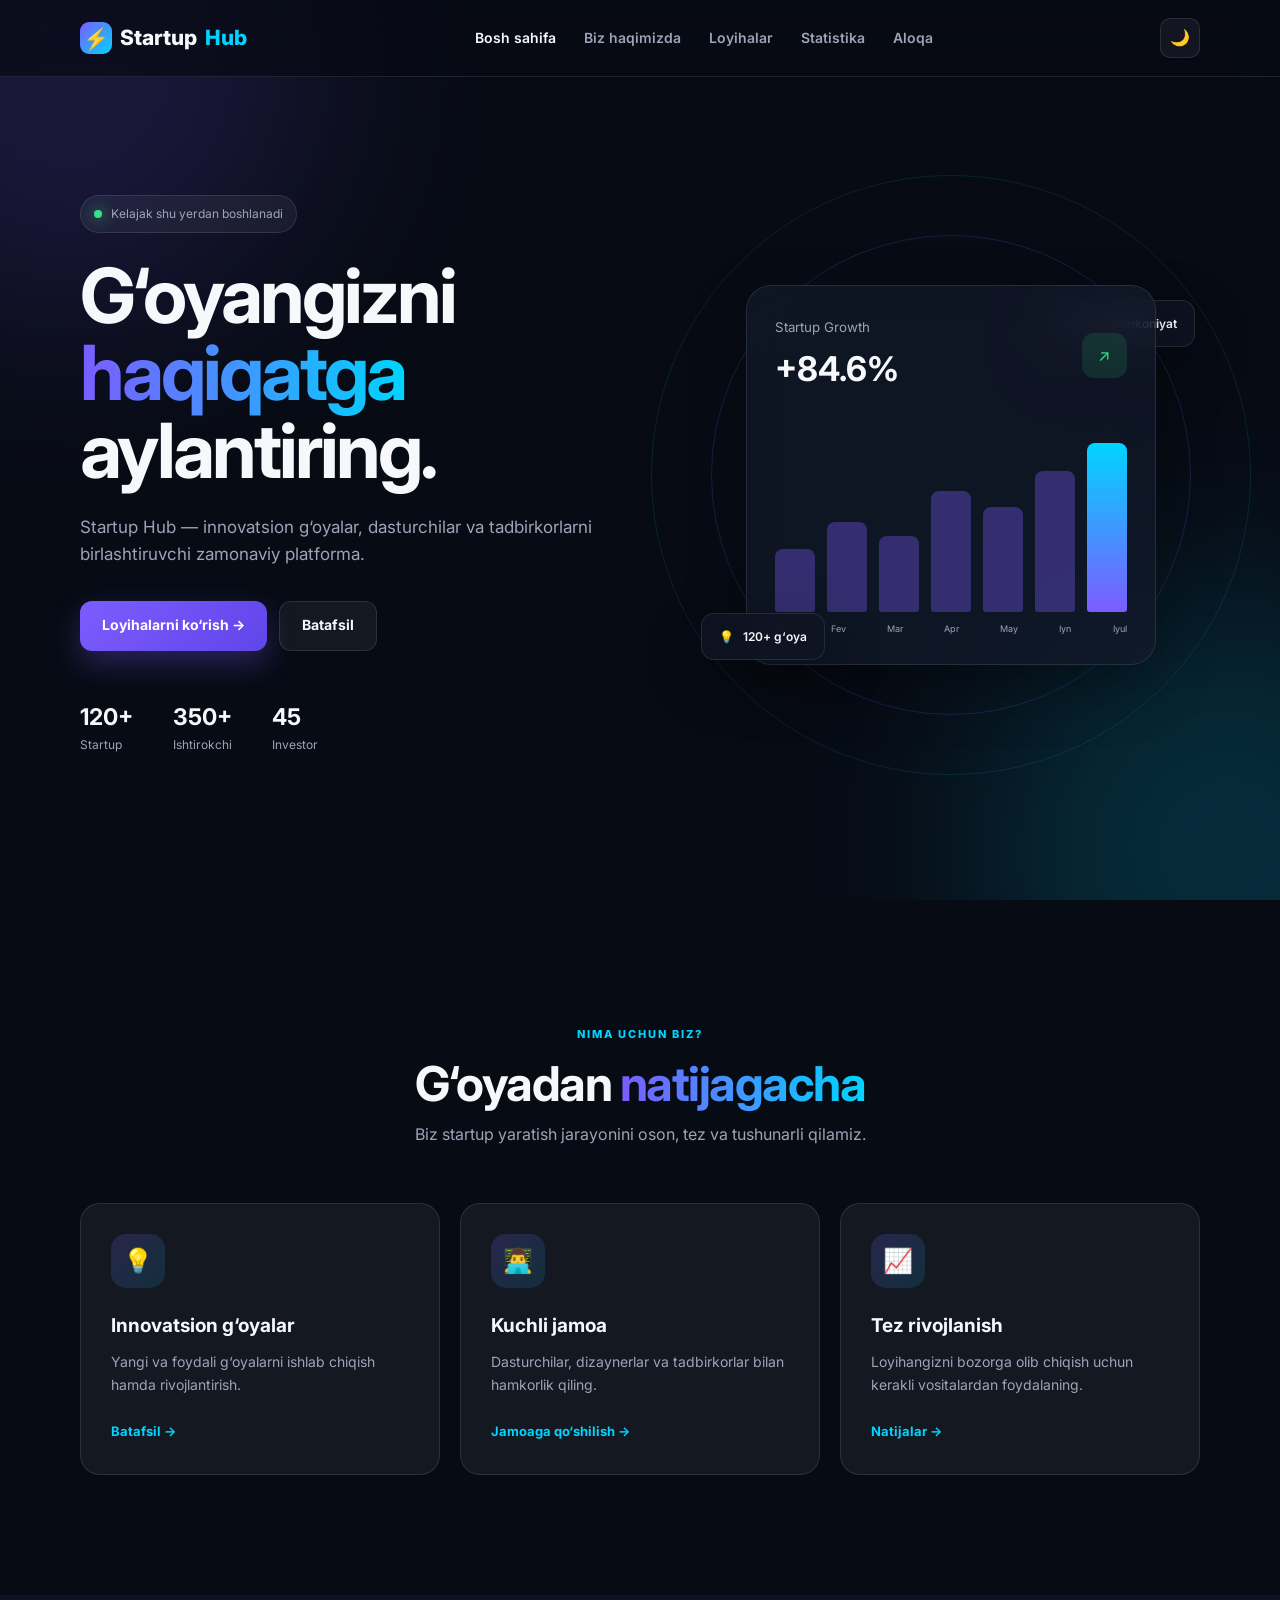
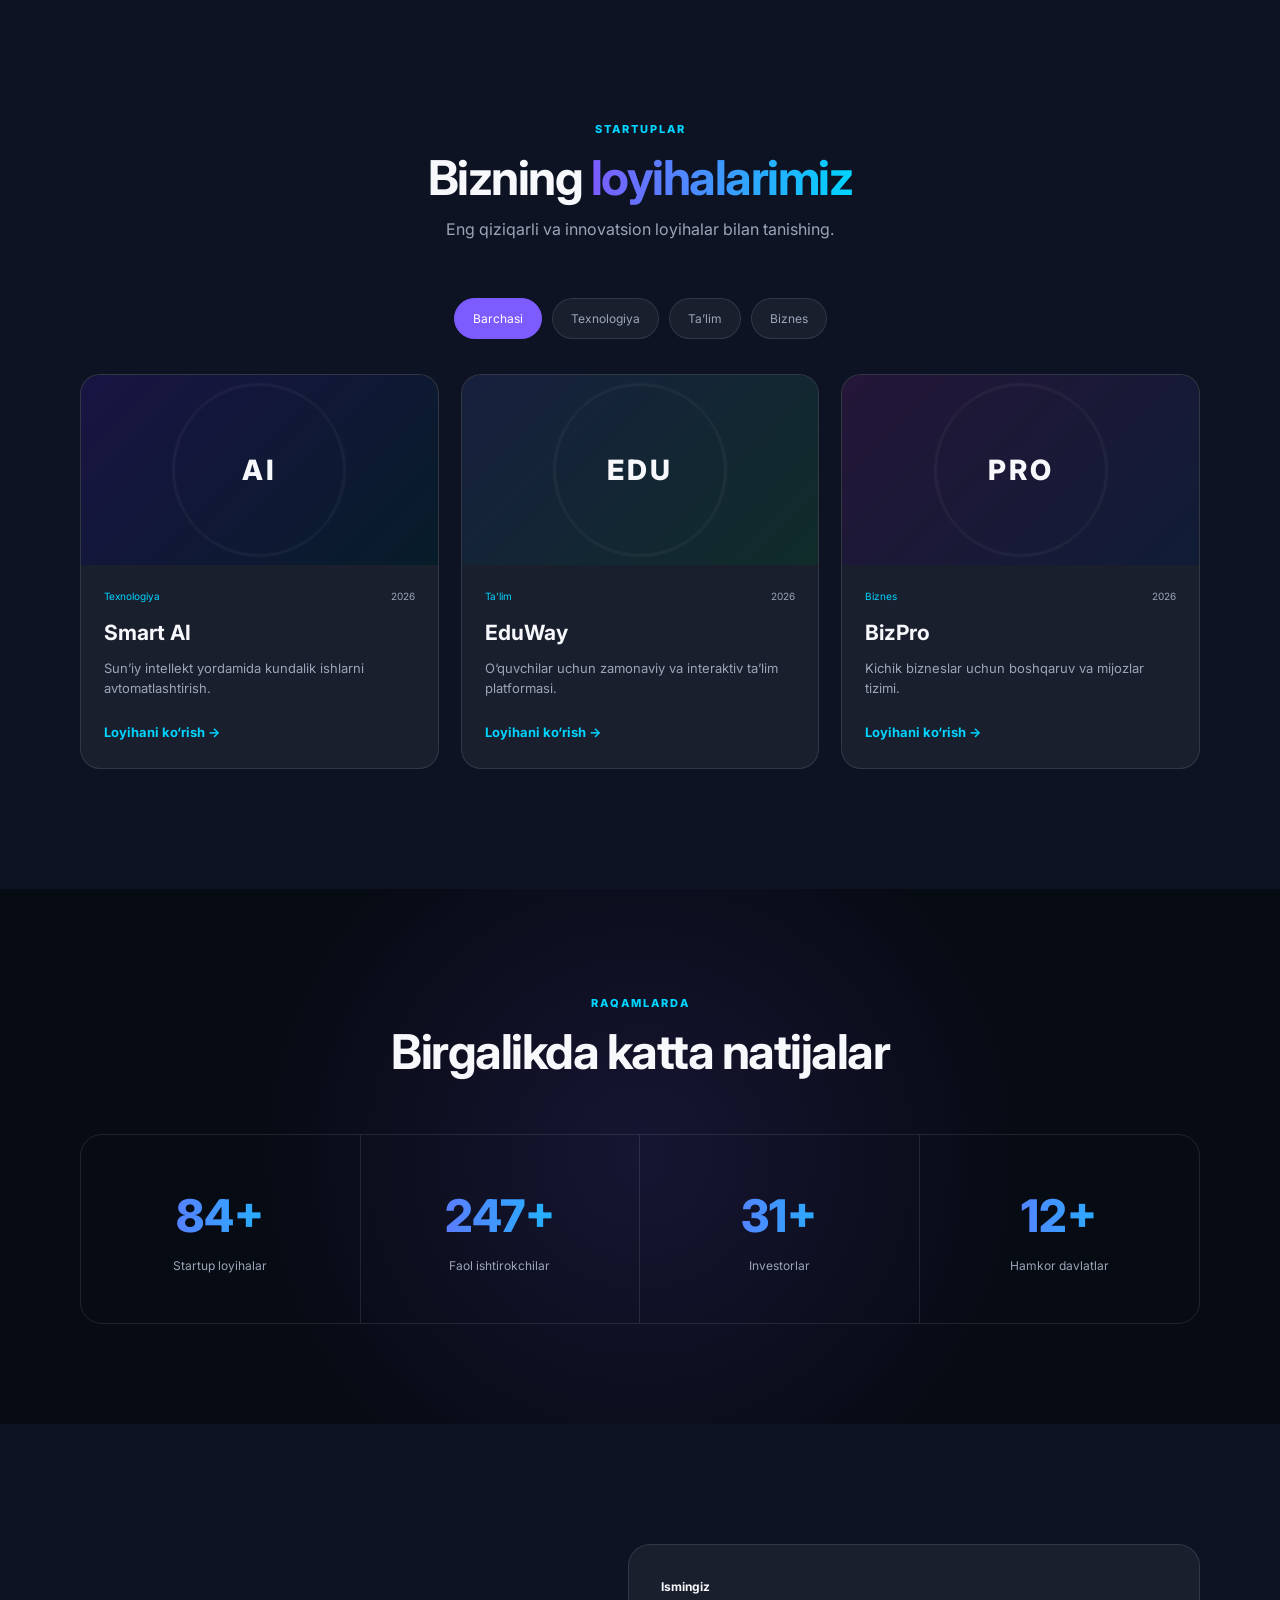
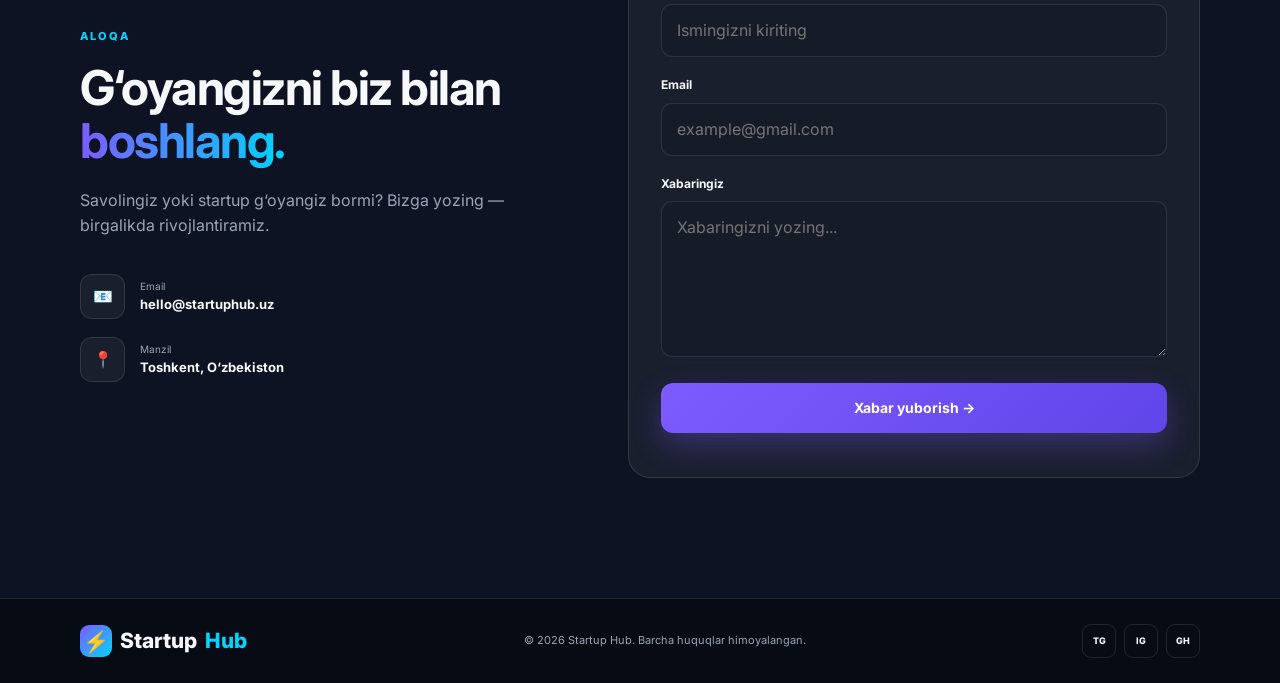
<file: index (2).html>
<!DOCTYPE html>
<html lang="uz">
<head>
    <meta charset="UTF-8">
    <meta name="viewport" content="width=device-width, initial-scale=1.0">
    <meta name="description" content="Startup Hub — yosh dasturchilar va tadbirkorlar uchun zamonaviy platforma">
    <title>Startup Hub | Innovatsiya kelajagi</title>

    <link rel="preconnect" href="https://fonts.googleapis.com">
    <link rel="preconnect" href="https://fonts.gstatic.com" crossorigin>
    <link href="https://fonts.googleapis.com/css2?family=Inter:wght@400;500;600;700;800&display=swap" rel="stylesheet">

    <link rel="stylesheet" href="style.css">
</head>

<body>

    <!-- NAVBAR -->
    <header class="navbar">
        <div class="container nav-content">
            <a href="#home" class="logo">
                <span class="logo-icon">⚡</span>
                Startup<span>Hub</span>
            </a>

            <nav class="nav-links" id="navLinks">
                <a href="#home" class="active">Bosh sahifa</a>
                <a href="#about">Biz haqimizda</a>
                <a href="#projects">Loyihalar</a>
                <a href="#stats">Statistika</a>
                <a href="#contact">Aloqa</a>
            </nav>

            <div class="nav-actions">
                <button class="theme-btn" id="themeBtn" aria-label="Mavzuni almashtirish">🌙</button>
                <button class="menu-btn" id="menuBtn" aria-label="Menyu">☰</button>
            </div>
        </div>
    </header>


    <!-- HERO -->
    <main>

        <section class="hero" id="home">
            <div class="hero-glow glow-1"></div>
            <div class="hero-glow glow-2"></div>

            <div class="container hero-content">

                <div class="hero-text reveal">
                    <div class="badge">
                        <span class="pulse"></span>
                        Kelajak shu yerdan boshlanadi
                    </div>

                    <h1>
                        G‘oyangizni
                        <span>haqiqatga</span>
                        aylantiring.
                    </h1>

                    <p>
                        Startup Hub — innovatsion g‘oyalar, dasturchilar
                        va tadbirkorlarni birlashtiruvchi zamonaviy platforma.
                    </p>

                    <div class="hero-buttons">
                        <a href="#projects" class="btn btn-primary">
                            Loyihalarni ko‘rish →
                        </a>

                        <a href="#about" class="btn btn-secondary">
                            Batafsil
                        </a>
                    </div>

                    <div class="mini-stats">
                        <div>
                            <strong>120+</strong>
                            <span>Startup</span>
                        </div>

                        <div>
                            <strong>350+</strong>
                            <span>Ishtirokchi</span>
                        </div>

                        <div>
                            <strong>45</strong>
                            <span>Investor</span>
                        </div>
                    </div>
                </div>


                <div class="hero-visual reveal">
                    <div class="orbit orbit-1"></div>
                    <div class="orbit orbit-2"></div>

                    <div class="floating-card card-top">
                        🚀 <span>Yangi imkoniyat</span>
                    </div>

                    <div class="dashboard-card">
                        <div class="dashboard-header">
                            <div>
                                <small>Startup Growth</small>
                                <h3>+84.6%</h3>
                            </div>
                            <span class="growth">↗</span>
                        </div>

                        <div class="chart">
                            <div class="bar" style="height:35%"></div>
                            <div class="bar" style="height:50%"></div>
                            <div class="bar" style="height:42%"></div>
                            <div class="bar" style="height:67%"></div>
                            <div class="bar" style="height:58%"></div>
                            <div class="bar" style="height:78%"></div>
                            <div class="bar active-bar" style="height:94%"></div>
                        </div>

                        <div class="chart-labels">
                            <span>Yan</span>
                            <span>Fev</span>
                            <span>Mar</span>
                            <span>Apr</span>
                            <span>May</span>
                            <span>Iyn</span>
                            <span>Iyul</span>
                        </div>
                    </div>

                    <div class="floating-card card-bottom">
                        💡 <span>120+ g‘oya</span>
                    </div>
                </div>

            </div>
        </section>


        <!-- ABOUT -->
        <section class="section" id="about">
            <div class="container">

                <div class="section-heading reveal">
                    <span class="section-tag">NIMA UCHUN BIZ?</span>
                    <h2>G‘oyadan <span>natijagacha</span></h2>
                    <p>
                        Biz startup yaratish jarayonini oson, tez va tushunarli qilamiz.
                    </p>
                </div>

                <div class="features">

                    <article class="feature-card reveal">
                        <div class="feature-icon">💡</div>
                        <h3>Innovatsion g‘oyalar</h3>
                        <p>
                            Yangi va foydali g‘oyalarni ishlab chiqish hamda rivojlantirish.
                        </p>
                        <a href="#projects">Batafsil →</a>
                    </article>

                    <article class="feature-card reveal">
                        <div class="feature-icon">👨‍💻</div>
                        <h3>Kuchli jamoa</h3>
                        <p>
                            Dasturchilar, dizaynerlar va tadbirkorlar bilan hamkorlik qiling.
                        </p>
                        <a href="#contact">Jamoaga qo‘shilish →</a>
                    </article>

                    <article class="feature-card reveal">
                        <div class="feature-icon">📈</div>
                        <h3>Tez rivojlanish</h3>
                        <p>
                            Loyihangizni bozorga olib chiqish uchun kerakli vositalardan foydalaning.
                        </p>
                        <a href="#stats">Natijalar →</a>
                    </article>

                </div>
            </div>
        </section>


        <!-- PROJECTS -->
        <section class="section projects-section" id="projects">
            <div class="container">

                <div class="section-heading reveal">
                    <span class="section-tag">STARTUPLAR</span>
                    <h2>Bizning <span>loyihalarimiz</span></h2>
                    <p>Eng qiziqarli va innovatsion loyihalar bilan tanishing.</p>
                </div>

                <div class="filter-buttons reveal">
                    <button class="filter active" data-filter="all">Barchasi</button>
                    <button class="filter" data-filter="tech">Texnologiya</button>
                    <button class="filter" data-filter="education">Ta’lim</button>
                    <button class="filter" data-filter="business">Biznes</button>
                </div>

                <div class="project-grid">

                    <article class="project-card reveal" data-category="tech">
                        <div class="project-image tech-image">
                            <span>AI</span>
                        </div>
                        <div class="project-content">
                            <div class="project-top">
                                <span class="category">Texnologiya</span>
                                <span>2026</span>
                            </div>
                            <h3>Smart AI</h3>
                            <p>
                                Sun’iy intellekt yordamida kundalik ishlarni avtomatlashtirish.
                            </p>
                            <button class="details-btn" data-project="Smart AI">
                                Loyihani ko‘rish →
                            </button>
                        </div>
                    </article>


                    <article class="project-card reveal" data-category="education">
                        <div class="project-image education-image">
                            <span>EDU</span>
                        </div>
                        <div class="project-content">
                            <div class="project-top">
                                <span class="category">Ta’lim</span>
                                <span>2026</span>
                            </div>
                            <h3>EduWay</h3>
                            <p>
                                O‘quvchilar uchun zamonaviy va interaktiv ta’lim platformasi.
                            </p>
                            <button class="details-btn" data-project="EduWay">
                                Loyihani ko‘rish →
                            </button>
                        </div>
                    </article>


                    <article class="project-card reveal" data-category="business">
                        <div class="project-image business-image">
                            <span>PRO</span>
                        </div>
                        <div class="project-content">
                            <div class="project-top">
                                <span class="category">Biznes</span>
                                <span>2026</span>
                            </div>
                            <h3>BizPro</h3>
                            <p>
                                Kichik bizneslar uchun boshqaruv va mijozlar tizimi.
                            </p>
                            <button class="details-btn" data-project="BizPro">
                                Loyihani ko‘rish →
                            </button>
                        </div>
                    </article>

                </div>
            </div>
        </section>


        <!-- STATS -->
        <section class="stats-section" id="stats">
            <div class="container">

                <div class="stats-heading reveal">
                    <span class="section-tag">RAQAMLARDA</span>
                    <h2>Birgalikda katta natijalar</h2>
                </div>

                <div class="stats-grid">

                    <div class="stat-item reveal">
                        <div class="stat-number" data-target="120">0</div>
                        <span>Startup loyihalar</span>
                    </div>

                    <div class="stat-item reveal">
                        <div class="stat-number" data-target="350">0</div>
                        <span>Faol ishtirokchilar</span>
                    </div>

                    <div class="stat-item reveal">
                        <div class="stat-number" data-target="45">0</div>
                        <span>Investorlar</span>
                    </div>

                    <div class="stat-item reveal">
                        <div class="stat-number" data-target="18">0</div>
                        <span>Hamkor davlatlar</span>
                    </div>

                </div>
            </div>
        </section>


        <!-- CONTACT -->
        <section class="section contact-section" id="contact">
            <div class="container contact-wrapper">

                <div class="contact-info reveal">
                    <span class="section-tag">ALOQA</span>
                    <h2>G‘oyangizni biz bilan <span>boshlang.</span></h2>

                    <p>
                        Savolingiz yoki startup g‘oyangiz bormi?
                        Bizga yozing — birgalikda rivojlantiramiz.
                    </p>

                    <div class="contact-item">
                        <span>📧</span>
                        <div>
                            <small>Email</small>
                            <strong>hello@startuphub.uz</strong>
                        </div>
                    </div>

                    <div class="contact-item">
                        <span>📍</span>
                        <div>
                            <small>Manzil</small>
                            <strong>Toshkent, O‘zbekiston</strong>
                        </div>
                    </div>
                </div>


                <form class="contact-form reveal" id="contactForm">

                    <div class="input-group">
                        <label for="name">Ismingiz</label>
                        <input id="name" type="text" placeholder="Ismingizni kiriting" required>
                    </div>

                    <div class="input-group">
                        <label for="email">Email</label>
                        <input id="email" type="email" placeholder="example@gmail.com" required>
                    </div>

                    <div class="input-group">
                        <label for="message">Xabaringiz</label>
                        <textarea id="message" rows="5" placeholder="Xabaringizni yozing..." required></textarea>
                    </div>

                    <button class="btn btn-primary submit-btn" type="submit">
                        Xabar yuborish →
                    </button>

                    <p class="form-message" id="formMessage"></p>

                </form>

            </div>
        </section>

    </main>


    <!-- FOOTER -->
    <footer>
        <div class="container footer-content">
            <a href="#home" class="logo">
                <span class="logo-icon">⚡</span>
                Startup<span>Hub</span>
            </a>

            <p>© 2026 Startup Hub. Barcha huquqlar himoyalangan.</p>

            <div class="socials">
                <a href="#" aria-label="Telegram">TG</a>
                <a href="#" aria-label="Instagram">IG</a>
                <a href="#" aria-label="GitHub">GH</a>
            </div>
        </div>
    </footer>


    <!-- MODAL -->
    <div class="modal" id="projectModal">
        <div class="modal-box">
            <button class="modal-close" id="modalClose">×</button>
            <div class="modal-icon">🚀</div>
            <h2 id="modalTitle">Startup</h2>
            <p id="modalText">
                Ushbu loyiha haqida batafsil ma’lumot.
            </p>
            <button class="btn btn-primary modal-ok" id="modalOk">Tushunarli</button>
        </div>
    </div>


    <button class="top-btn" id="topBtn" aria-label="Yuqoriga">↑</button>

<script src="main.js"></script>
</body>
</html>
</file>
<file: style.css>
:root {
    --bg: #070b14;
    --bg-secondary: #0d1322;
    --card: rgba(255, 255, 255, 0.055);
    --border: rgba(255, 255, 255, 0.1);
    --text: #f7f8fc;
    --muted: #9ba5b7;
    --primary: #7c5cff;
    --secondary: #00d4ff;
    --shadow: 0 20px 60px rgba(0, 0, 0, 0.3);
}

* {
    margin: 0;
    padding: 0;
    box-sizing: border-box;
}

html {
    scroll-behavior: smooth;
}

body {
    font-family: "Inter", sans-serif;
    background: var(--bg);
    color: var(--text);
    line-height: 1.6;
    overflow-x: hidden;
}

body.light {
    --bg: #f5f7fb;
    --bg-secondary: #ffffff;
    --card: rgba(0, 0, 0, 0.04);
    --border: rgba(0, 0, 0, 0.1);
    --text: #101522;
    --muted: #667085;
    --shadow: 0 20px 50px rgba(31, 41, 55, 0.12);
}

a {
    color: inherit;
    text-decoration: none;
}

button,
input,
textarea {
    font: inherit;
}

button {
    cursor: pointer;
}

.container {
    width: min(1120px, 92%);
    margin: auto;
}


/* NAVBAR */

.navbar {
    position: fixed;
    top: 0;
    left: 0;
    width: 100%;
    z-index: 1000;
    background: rgba(7, 11, 20, 0.72);
    backdrop-filter: blur(18px);
    border-bottom: 1px solid var(--border);
}

.light .navbar {
    background: rgba(255, 255, 255, 0.78);
}

.nav-content {
    min-height: 76px;
    display: flex;
    align-items: center;
    justify-content: space-between;
    gap: 30px;
}

.logo {
    font-size: 21px;
    font-weight: 800;
    display: flex;
    align-items: center;
    gap: 8px;
    white-space: nowrap;
}

.logo span:last-child {
    color: var(--secondary);
}

.logo-icon {
    width: 32px;
    height: 32px;
    display: grid;
    place-items: center;
    border-radius: 9px;
    background: linear-gradient(135deg, var(--primary), var(--secondary));
    color: white;
}

.nav-links {
    display: flex;
    align-items: center;
    gap: 28px;
}

.nav-links a {
    color: var(--muted);
    font-size: 14px;
    font-weight: 600;
    transition: 0.3s;
}

.nav-links a:hover,
.nav-links a.active {
    color: var(--text);
}

.nav-actions {
    display: flex;
    gap: 10px;
}

.theme-btn,
.menu-btn {
    width: 40px;
    height: 40px;
    border: 1px solid var(--border);
    border-radius: 10px;
    background: var(--card);
    color: var(--text);
}

.menu-btn {
    display: none;
}


/* HERO */

.hero {
    min-height: 100vh;
    position: relative;
    display: flex;
    align-items: center;
    padding: 130px 0 80px;
    overflow: hidden;
}

.hero-glow {
    position: absolute;
    width: 500px;
    height: 500px;
    border-radius: 50%;
    filter: blur(100px);
    opacity: 0.16;
    pointer-events: none;
}

.glow-1 {
    background: var(--primary);
    top: -180px;
    left: -180px;
}

.glow-2 {
    background: var(--secondary);
    right: -200px;
    bottom: -200px;
}

.hero-content {
    display: grid;
    grid-template-columns: 1.05fr 0.95fr;
    align-items: center;
    gap: 70px;
}

.badge {
    display: inline-flex;
    align-items: center;
    gap: 9px;
    padding: 8px 13px;
    border: 1px solid var(--border);
    border-radius: 50px;
    background: var(--card);
    color: var(--muted);
    font-size: 12px;
    margin-bottom: 24px;
}

.pulse {
    width: 8px;
    height: 8px;
    border-radius: 50%;
    background: #36e18a;
    box-shadow: 0 0 15px #36e18a;
}

.hero h1 {
    font-size: clamp(46px, 6vw, 76px);
    line-height: 1.02;
    letter-spacing: -3px;
    max-width: 700px;
}

.hero h1 span,
.section-heading h2 span,
.contact-info h2 span {
    background: linear-gradient(90deg, var(--primary), var(--secondary));
    -webkit-background-clip: text;
    background-clip: text;
    color: transparent;
}

.hero-text > p {
    color: var(--muted);
    max-width: 590px;
    font-size: 17px;
    margin: 25px 0 32px;
}

.hero-buttons {
    display: flex;
    gap: 12px;
    flex-wrap: wrap;
}

.btn {
    display: inline-flex;
    align-items: center;
    justify-content: center;
    min-height: 50px;
    padding: 0 22px;
    border-radius: 12px;
    border: 1px solid var(--border);
    font-weight: 700;
    font-size: 14px;
    transition: 0.3s;
}

.btn-primary {
    color: white;
    border: 0;
    background: linear-gradient(135deg, var(--primary), #6045e8);
    box-shadow: 0 12px 30px rgba(124, 92, 255, 0.3);
}

.btn-primary:hover {
    transform: translateY(-3px);
    box-shadow: 0 18px 38px rgba(124, 92, 255, 0.42);
}

.btn-secondary {
    background: var(--card);
}

.btn-secondary:hover {
    background: rgba(255, 255, 255, 0.1);
}

.mini-stats {
    display: flex;
    gap: 40px;
    margin-top: 48px;
}

.mini-stats div {
    display: flex;
    flex-direction: column;
}

.mini-stats strong {
    font-size: 23px;
}

.mini-stats span {
    color: var(--muted);
    font-size: 12px;
}


/* HERO VISUAL */

.hero-visual {
    min-height: 500px;
    display: grid;
    place-items: center;
    position: relative;
}

.dashboard-card {
    width: min(410px, 90%);
    padding: 28px;
    border: 1px solid var(--border);
    border-radius: 25px;
    background: rgba(18, 25, 42, 0.72);
    backdrop-filter: blur(20px);
    box-shadow: var(--shadow);
    animation: float 5s ease-in-out infinite;
}

.light .dashboard-card {
    background: rgba(255, 255, 255, 0.75);
}

.dashboard-header {
    display: flex;
    align-items: center;
    justify-content: space-between;
}

.dashboard-header small {
    color: var(--muted);
}

.dashboard-header h3 {
    font-size: 34px;
    margin-top: 3px;
}

.growth {
    width: 45px;
    height: 45px;
    display: grid;
    place-items: center;
    border-radius: 12px;
    background: rgba(54, 225, 138, 0.12);
    color: #36e18a;
}

.chart {
    height: 180px;
    margin-top: 35px;
    display: flex;
    align-items: end;
    gap: 12px;
}

.bar {
    flex: 1;
    border-radius: 8px 8px 3px 3px;
    background: rgba(124, 92, 255, 0.35);
}

.active-bar {
    background: linear-gradient(to top, var(--primary), var(--secondary));
}

.chart-labels {
    display: flex;
    justify-content: space-between;
    color: var(--muted);
    font-size: 9px;
    margin-top: 10px;
}

.floating-card {
    position: absolute;
    padding: 13px 17px;
    display: flex;
    align-items: center;
    gap: 9px;
    border: 1px solid var(--border);
    border-radius: 13px;
    background: rgba(15, 21, 35, 0.85);
    backdrop-filter: blur(15px);
    box-shadow: var(--shadow);
    font-size: 12px;
    font-weight: 600;
}

.light .floating-card {
    background: rgba(255, 255, 255, 0.9);
}

.card-top {
    top: 75px;
    right: 5px;
    animation: float 4s ease-in-out infinite;
}

.card-bottom {
    bottom: 65px;
    left: 0;
    animation: float 4s 1s ease-in-out infinite;
}

.orbit {
    position: absolute;
    border: 1px solid rgba(124, 92, 255, 0.2);
    border-radius: 50%;
}

.orbit-1 {
    width: 480px;
    height: 480px;
    animation: spin 20s linear infinite;
}

.orbit-2 {
    width: 600px;
    height: 600px;
    border-color: rgba(0, 212, 255, 0.12);
    animation: spin 30s linear reverse infinite;
}


/* SECTIONS */

.section {
    padding: 120px 0;
}

.section-heading {
    text-align: center;
    max-width: 650px;
    margin: 0 auto 55px;
}

.section-tag {
    color: var(--secondary);
    font-size: 11px;
    font-weight: 800;
    letter-spacing: 2px;
}

.section-heading h2,
.stats-heading h2,
.contact-info h2 {
    font-size: clamp(32px, 5vw, 48px);
    line-height: 1.1;
    letter-spacing: -1.5px;
    margin: 12px 0;
}

.section-heading p {
    color: var(--muted);
}


/* FEATURES */

.features {
    display: grid;
    grid-template-columns: repeat(3, 1fr);
    gap: 20px;
}

.feature-card {
    padding: 30px;
    border: 1px solid var(--border);
    border-radius: 20px;
    background: var(--card);
    transition: 0.35s;
}

.feature-card:hover {
    transform: translateY(-8px);
    border-color: rgba(124, 92, 255, 0.5);
    box-shadow: var(--shadow);
}

.feature-icon {
    width: 54px;
    height: 54px;
    display: grid;
    place-items: center;
    border-radius: 15px;
    background: linear-gradient(135deg, rgba(124, 92, 255, 0.2), rgba(0, 212, 255, 0.12));
    font-size: 24px;
    margin-bottom: 23px;
}

.feature-card h3 {
    font-size: 19px;
    margin-bottom: 10px;
}

.feature-card p {
    color: var(--muted);
    font-size: 14px;
    margin-bottom: 22px;
}

.feature-card a,
.details-btn {
    color: var(--secondary);
    font-size: 13px;
    font-weight: 700;
}


/* PROJECTS */

.projects-section {
    background: var(--bg-secondary);
}

.filter-buttons {
    display: flex;
    justify-content: center;
    gap: 10px;
    flex-wrap: wrap;
    margin-bottom: 35px;
}

.filter {
    border: 1px solid var(--border);
    background: var(--card);
    color: var(--muted);
    padding: 10px 18px;
    border-radius: 50px;
    font-size: 12px;
    transition: 0.3s;
}

.filter:hover,
.filter.active {
    color: white;
    background: var(--primary);
    border-color: var(--primary);
}

.project-grid {
    display: grid;
    grid-template-columns: repeat(3, 1fr);
    gap: 22px;
}

.project-card {
    overflow: hidden;
    border: 1px solid var(--border);
    border-radius: 20px;
    background: var(--card);
    transition: 0.35s;
}

.project-card:hover {
    transform: translateY(-7px);
    box-shadow: var(--shadow);
}

.project-image {
    height: 190px;
    display: grid;
    place-items: center;
    position: relative;
    overflow: hidden;
}

.project-image::before,
.project-image::after {
    content: "";
    position: absolute;
    border-radius: 50%;
    filter: blur(1px);
}

.tech-image {
    background: linear-gradient(135deg, #191443, #071c29);
}

.education-image {
    background: linear-gradient(135deg, #17203e, #102c2a);
}

.business-image {
    background: linear-gradient(135deg, #241638, #101c35);
}

.project-image::before {
    width: 170px;
    height: 170px;
    border: 1px solid rgba(255,255,255,.15);
}

.project-image span {
    z-index: 1;
    font-size: 28px;
    font-weight: 800;
    letter-spacing: 3px;
}

.project-content {
    padding: 23px;
}

.project-top {
    display: flex;
    justify-content: space-between;
    color: var(--muted);
    font-size: 10px;
    margin-bottom: 12px;
}

.category {
    color: var(--secondary);
}

.project-content h3 {
    font-size: 21px;
}

.project-content p {
    color: var(--muted);
    font-size: 13px;
    margin: 8px 0 20px;
}

.details-btn {
    border: 0;
    background: transparent;
    padding: 0;
}


/* STATS */

.stats-section {
    padding: 100px 0;
    background:
        radial-gradient(circle at center, rgba(124, 92, 255, 0.13), transparent 55%),
        var(--bg);
}

.stats-heading {
    text-align: center;
    margin-bottom: 55px;
}

.stats-grid {
    display: grid;
    grid-template-columns: repeat(4, 1fr);
    border: 1px solid var(--border);
    border-radius: 22px;
    overflow: hidden;
}

.stat-item {
    text-align: center;
    padding: 45px 20px;
    border-right: 1px solid var(--border);
}

.stat-item:last-child {
    border-right: 0;
}

.stat-number {
    font-size: 45px;
    font-weight: 800;
    background: linear-gradient(90deg, var(--primary), var(--secondary));
    -webkit-background-clip: text;
    background-clip: text;
    color: transparent;
}

.stat-item span {
    color: var(--muted);
    font-size: 12px;
}


/* CONTACT */

.contact-section {
    background: var(--bg-secondary);
}

.contact-wrapper {
    display: grid;
    grid-template-columns: 0.9fr 1.1fr;
    gap: 80px;
    align-items: center;
}

.contact-info h2 {
    margin-top: 15px;
}

.contact-info > p {
    color: var(--muted);
    margin: 20px 0 35px;
    max-width: 500px;
}

.contact-item {
    display: flex;
    align-items: center;
    gap: 15px;
    margin: 18px 0;
}

.contact-item > span {
    width: 45px;
    height: 45px;
    display: grid;
    place-items: center;
    border: 1px solid var(--border);
    border-radius: 12px;
    background: var(--card);
}

.contact-item div {
    display: flex;
    flex-direction: column;
}

.contact-item small {
    color: var(--muted);
    font-size: 10px;
}

.contact-item strong {
    font-size: 13px;
}

.contact-form {
    padding: 32px;
    border: 1px solid var(--border);
    border-radius: 22px;
    background: var(--card);
}

.input-group {
    margin-bottom: 18px;
}

.input-group label {
    display: block;
    font-size: 12px;
    font-weight: 700;
    margin-bottom: 8px;
}

.input-group input,
.input-group textarea {
    width: 100%;
    border: 1px solid var(--border);
    border-radius: 11px;
    outline: none;
    background: rgba(0,0,0,0.12);
    color: var(--text);
    padding: 13px 15px;
    transition: 0.3s;
}

.light .input-group input,
.light .input-group textarea {
    background: rgba(255,255,255,0.7);
}

.input-group input:focus,
.input-group textarea:focus {
    border-color: var(--primary);
    box-shadow: 0 0 0 3px rgba(124, 92, 255, 0.1);
}

.input-group textarea {
    resize: vertical;
}

.submit-btn {
    width: 100%;
}

.form-message {
    color: #36e18a;
    text-align: center;
    font-size: 12px;
    margin-top: 12px;
}


/* FOOTER */

footer {
    border-top: 1px solid var(--border);
    padding: 25px 0;
}

.footer-content {
    display: flex;
    align-items: center;
    justify-content: space-between;
    gap: 20px;
}

.footer-content p {
    color: var(--muted);
    font-size: 11px;
}

.socials {
    display: flex;
    gap: 8px;
}

.socials a {
    width: 34px;
    height: 34px;
    display: grid;
    place-items: center;
    border: 1px solid var(--border);
    border-radius: 9px;
    font-size: 9px;
    font-weight: 800;
}


/* MODAL */

.modal {
    position: fixed;
    inset: 0;
    display: none;
    place-items: center;
    padding: 20px;
    background: rgba(0,0,0,.72);
    z-index: 2000;
    backdrop-filter: blur(8px);
}

.modal.show {
    display: grid;
}

.modal-box {
    width: min(430px, 100%);
    position: relative;
    padding: 35px;
    text-align: center;
    border: 1px solid var(--border);
    border-radius: 22px;
    background: var(--bg-secondary);
    animation: modalIn .3s ease;
}

.modal-close {
    position: absolute;
    right: 17px;
    top: 13px;
    border: 0;
    background: transparent;
    color: var(--muted);
    font-size: 28px;
}

.modal-icon {
    font-size: 45px;
    margin-bottom: 10px;
}

.modal-box p {
    color: var(--muted);
    margin: 12px 0 25px;
}

.modal-ok {
    width: 100%;
}


/* TOP BUTTON */

.top-btn {
    position: fixed;
    right: 25px;
    bottom: 25px;
    width: 45px;
    height: 45px;
    border: 0;
    border-radius: 12px;
    color: white;
    background: var(--primary);
    display: none;
    z-index: 500;
    font-size: 20px;
}

.top-btn.show {
    display: block;
}


/* ANIMATIONS */

.reveal {
    opacity: 0;
    transform: translateY(25px);
    transition: opacity .8s ease, transform .8s ease;
}

.reveal.visible {
    opacity: 1;
    transform: translateY(0);
}

@keyframes float {
    0%, 100% {
        transform: translateY(0);
    }

    50% {
        transform: translateY(-12px);
    }
}

@keyframes spin {
    to {
        transform: rotate(360deg);
    }
}

@keyframes modalIn {
    from {
        opacity: 0;
        transform: scale(.9) translateY(20px);
    }

    to {
        opacity: 1;
        transform: scale(1) translateY(0);
    }
}


/* RESPONSIVE */

@media (max-width: 900px) {

    .nav-links {
        position: absolute;
        top: 76px;
        left: 4%;
        right: 4%;
        display: none;
        flex-direction: column;
        align-items: stretch;
        padding: 20px;
        border: 1px solid var(--border);
        border-radius: 16px;
        background: var(--bg-secondary);
    }

    .nav-links.open {
        display: flex;
    }

    .nav-links a {
        padding: 10px;
    }

    .menu-btn {
        display: block;
    }

    .hero-content,
    .contact-wrapper {
        grid-template-columns: 1fr;
    }

    .hero {
        padding-top: 120px;
    }

    .hero-visual {
        min-height: 420px;
    }

    .features,
    .project-grid {
        grid-template-columns: 1fr 1fr;
    }

    .stats-grid {
        grid-template-columns: 1fr 1fr;
    }

    .stat-item:nth-child(2) {
        border-right: 0;
    }

    .stat-item:nth-child(-n+2) {
        border-bottom: 1px solid var(--border);
    }

    .contact-wrapper {
        gap: 45px;
    }
}


@media (max-width: 600px) {

    .nav-content {
        min-height: 68px;
    }

    .hero h1 {
        letter-spacing: -2px;
    }

    .mini-stats {
        gap: 22px;
    }

    .hero-visual {
        min-height: 350px;
    }

    .dashboard-card {
        padding: 20px;
    }

    .orbit-1 {
        width: 320px;
        height: 320px;
    }

    .orbit-2 {
        width: 390px;
        height: 390px;
    }

    .card-top {
        right: 0;
        top: 35px;
    }

    .card-bottom {
        left: 0;
        bottom: 30px;
    }

    .features,
    .project-grid,
    .stats-grid {
        grid-template-columns: 1fr;
    }

    .stat-item {
        border-right: 0;
        border-bottom: 1px solid var(--border);
    }

    .stat-item:last-child {
        border-bottom: 0;
    }

    .footer-content {
        flex-direction: column;
    }

    .section {
        padding: 80px 0;
    }
}
.reveal {
    opacity: 0;
    transform: translateY(25px);
}
</file>
